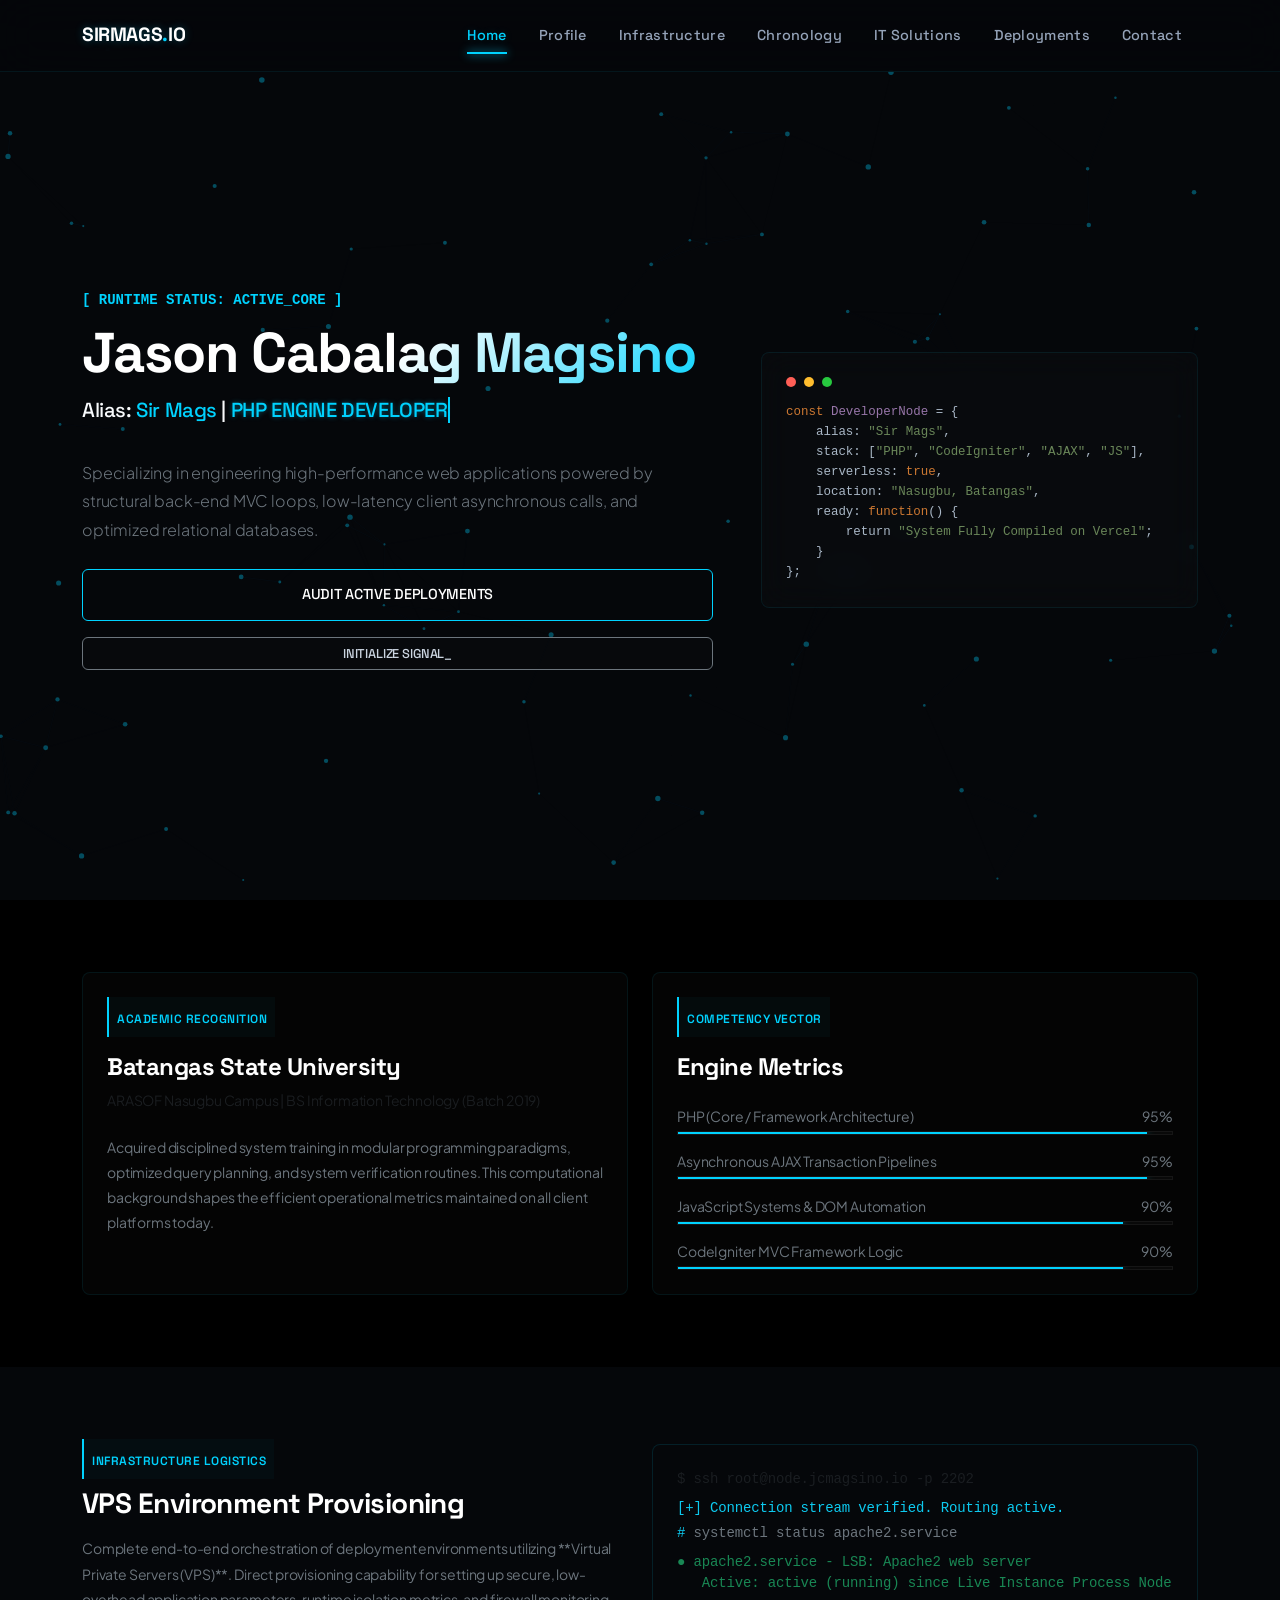
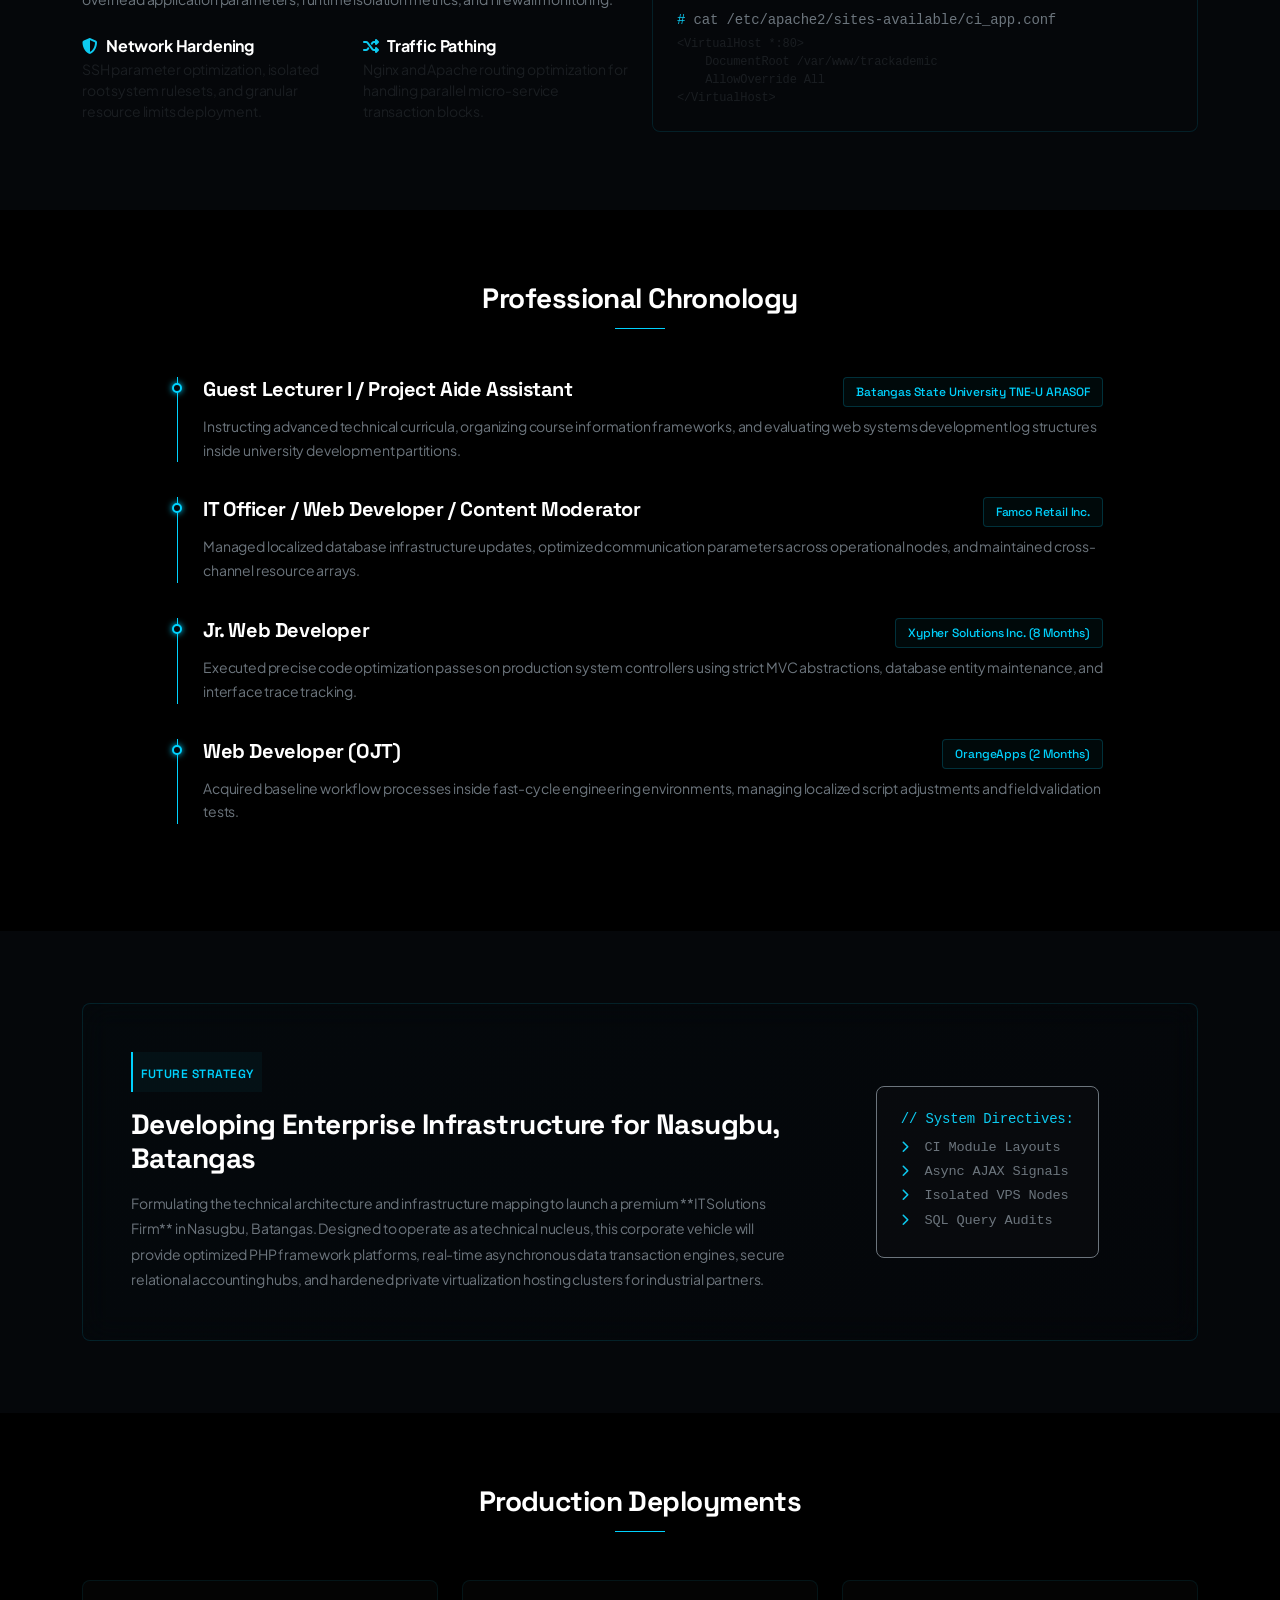
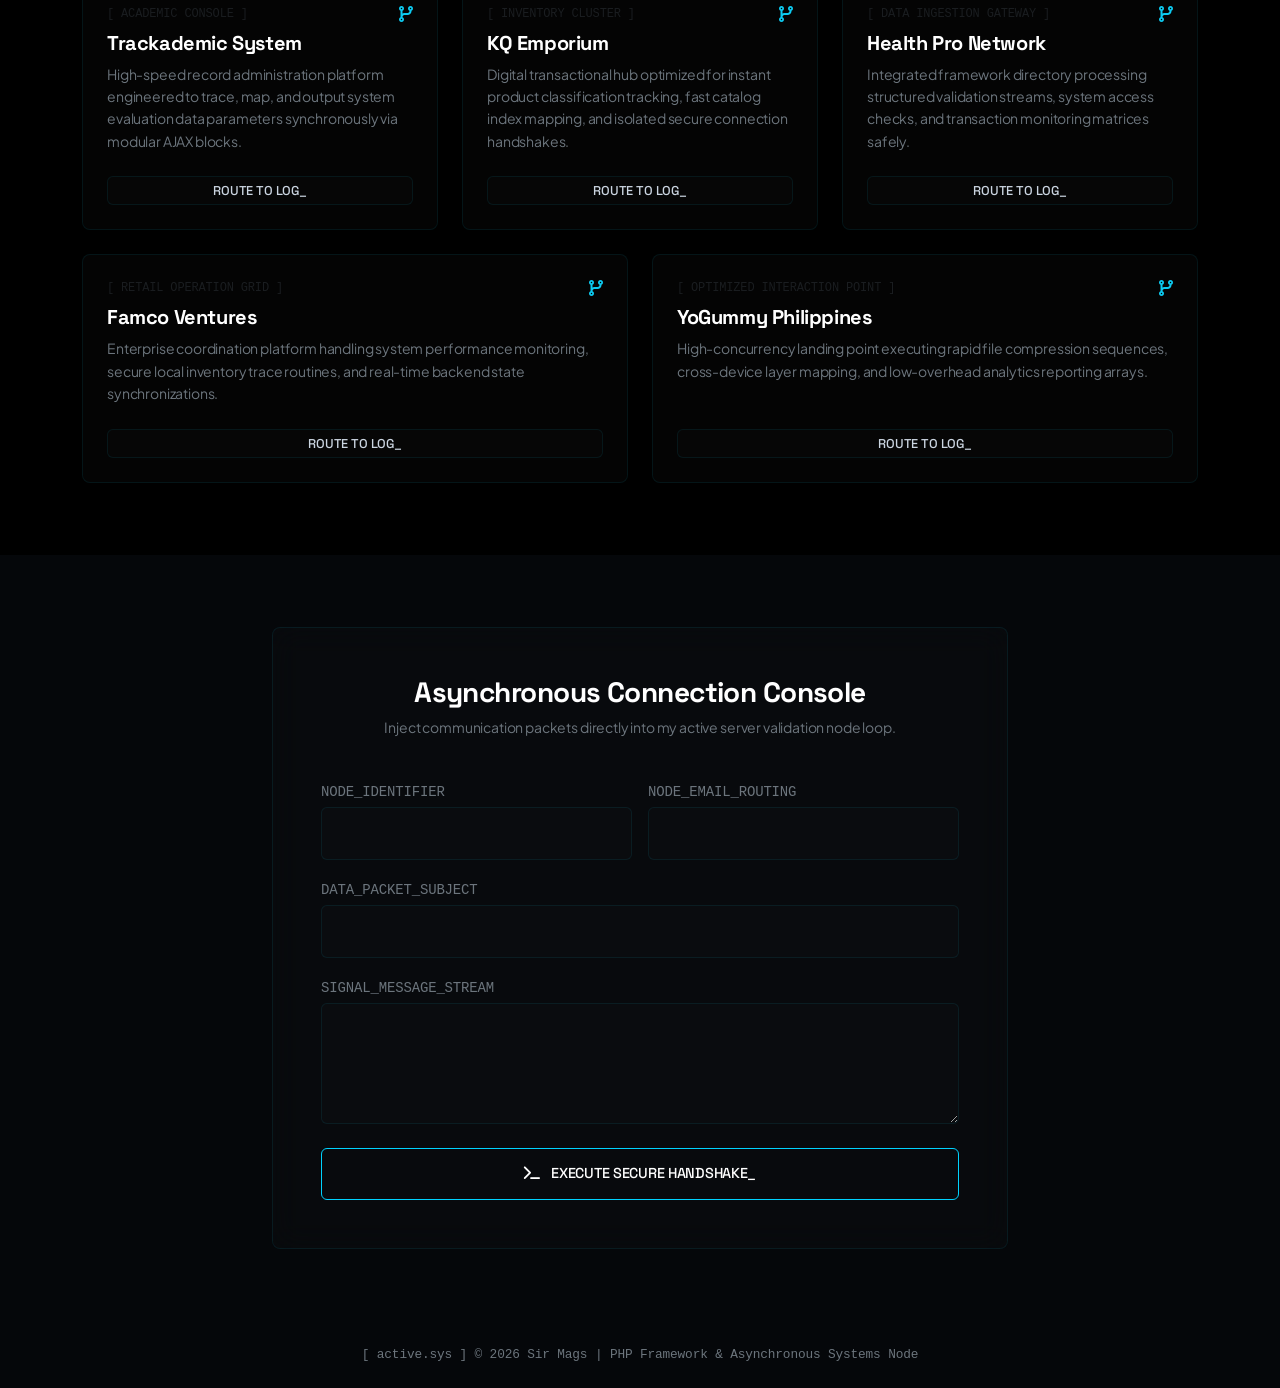
<file: sirmags.html>
<!DOCTYPE html>
<html lang="en">
<head>
    <meta charset="UTF-8">
    <meta name="viewport" content="width=device-width, initial-scale=1.0">
    <title>Sir Mags | Full-Stack Software Engineer & Solutions Architect</title>
    <link href="https://cdn.jsdelivr.net/npm/bootstrap@5.3.2/dist/css/bootstrap.min.css" rel="stylesheet">
    <link rel="stylesheet" href="https://cdnjs.cloudflare.com/ajax/libs/font-awesome/6.4.0/css/all.min.css">
    <link rel="preconnect" href="https://fonts.googleapis.com">
    <link rel="preconnect" href="https://fonts.gstatic.com" crossorigin>
    <link href="https://fonts.googleapis.com/css2?family=Plus+Jakarta+Sans:wght@300;400;500;600;700&family=Space+Grotesk:wght@500;600;700&display=swap" rel="stylesheet">
    
    <style>
        :root {
            --primary-color: #00d2fe;  /* Electric Cyber Blue */
            --accent-color: #0d2b45;   /* Deep Slate Blue */
            --dark-bg: #05070a;        /* Soft Eye-Friendly Dark Navy/Black */
            --card-bg: rgba(255, 255, 255, 0.015);
            --glass-border: rgba(0, 210, 254, 0.08);
            --neon-glow: rgba(0, 210, 254, 0.15);
        }

        body {
            background-color: var(--dark-bg);
            color: #e2e8f0;
            font-family: 'Plus Jakarta Sans', -apple-system, BlinkMacSystemFont, sans-serif;
            letter-spacing: -0.01em;
            overflow-x: hidden;
            position: relative;
        }

        /* Sophisticated Tech Headings using Space Grotesk */
        h1, h2, h3, h4, .navbar-brand, .btn-custom, .tech-headline {
            font-family: 'Space Grotesk', sans-serif;
            letter-spacing: -0.02em;
            font-weight: 600;
        }

        .tech-mono {
            font-family: 'Courier New', Courier, monospace;
            letter-spacing: 0px;
        }

        /* Asynchronous Lattice Network Background Canvas */
        #particleCanvas {
            position: fixed;
            top: 0;
            left: 0;
            width: 100%;
            height: 100%;
            z-index: -1;
            pointer-events: all;
        }

        /* Glassmorphic Tactical Navigation Menu */
        .navbar {
            background: rgba(5, 7, 10, 0.85) !important;
            backdrop-filter: blur(20px);
            -webkit-backdrop-filter: blur(20px);
            border-bottom: 1px solid var(--glass-border);
            padding: 16px 0;
        }

        .navbar-brand {
            font-size: 1.2rem;
            font-weight: 700;
            color: #fff !important;
            text-shadow: 0 0 8px rgba(0, 210, 254, 0.3);
        }

        .nav-link {
            font-family: 'Space Grotesk', sans-serif;
            color: #94a3b8 !important;
            font-weight: 500;
            font-size: 0.9rem;
            letter-spacing: 0.3px;
            position: relative;
            transition: all 0.3s ease;
            padding: 6px 16px !important;
        }

        /* Core scroll highlight indicators */
        .nav-link::after {
            content: '';
            position: absolute;
            width: 0;
            height: 2px;
            bottom: -2px;
            left: 16px;
            background-color: var(--primary-color);
            transition: width 0.3s ease;
            box-shadow: 0 0 10px var(--primary-color);
        }

        .nav-link.active::after {
            width: calc(100% - 32px);
        }

        .nav-link:hover, .nav-link.active {
            color: var(--primary-color) !important;
            text-shadow: 0 0 8px var(--neon-glow);
        }

        section {
            scroll-margin-top: 80px;
        }

        /* Hero Subsystem Architecture */
        .hero-section {
            padding: 160px 0 100px 0;
            min-height: 100vh;
            display: flex;
            align-items: center;
        }

        .terminal-wrapper {
            font-size: calc(0.95rem + 0.4vw);
            color: #f8fafc;
            min-height: 40px;
            font-weight: 500;
        }

        .terminal-text {
            border-right: 2px solid var(--primary-color);
            white-space: pre-wrap;
            color: var(--primary-color);
            text-shadow: 0 0 5px rgba(0, 210, 254, 0.4);
            animation: cursorBlink 0.8s step-end infinite;
        }

        @keyframes cursorBlink {
            from, to { border-color: transparent }
            50% { border-color: var(--primary-color); }
        }

        /* Cyber Glass Cards */
        .glass-card {
            background: var(--card-bg);
            backdrop-filter: blur(15px);
            -webkit-backdrop-filter: blur(15px);
            border: 1px solid var(--glass-border);
            border-radius: 8px;
            transition: all 0.4s cubic-bezier(0.165, 0.84, 0.44, 1);
        }

        .glass-card:hover {
            transform: translateY(-4px);
            border-color: var(--primary-color);
            box-shadow: 0 10px 30px rgba(0, 210, 254, 0.08);
        }

        .text-gradient {
            background: linear-gradient(135deg, #ffffff 50%, var(--primary-color));
            -webkit-background-clip: text;
            -webkit-text-fill-color: transparent;
        }

        /* Matrix Capability Badges */
        .tech-badge {
            background: rgba(0, 210, 254, 0.02);
            color: #cbd5e1;
            border: 1px solid rgba(0, 210, 254, 0.15);
            padding: 6px 14px;
            border-radius: 4px;
            font-size: 0.85rem;
            font-weight: 500;
            display: inline-block;
            margin: 4px;
        }

        .tech-badge.primary-stack {
            background: rgba(0, 210, 254, 0.06);
            border-color: var(--primary-color);
            color: var(--primary-color);
            font-weight: 600;
            box-shadow: 0 0 5px rgba(0, 210, 254, 0.1);
        }

        .work-badge {
            font-family: 'Space Grotesk', sans-serif;
            background: rgba(0, 210, 254, 0.04);
            color: var(--primary-color);
            border: 1px solid rgba(0, 210, 254, 0.2);
            padding: 5px 12px;
            border-radius: 4px;
            font-size: 0.75rem;
            font-weight: 500;
        }

        /* Industrial Inputs */
        .form-control {
            background: rgba(255, 255, 255, 0.01);
            border: 1px solid var(--glass-border);
            color: #ffffff;
            padding: 14px;
            border-radius: 6px;
            font-size: 0.95rem;
        }

        .form-control:focus {
            background: rgba(255, 255, 255, 0.03);
            border-color: var(--primary-color);
            color: #ffffff;
            box-shadow: 0 0 15px rgba(0, 210, 254, 0.15);
        }

        /* Tactical Action Buttons */
        .btn-custom {
            background: transparent;
            color: #ffffff;
            border: 1px solid var(--primary-color);
            padding: 14px 32px;
            border-radius: 6px;
            font-weight: 500;
            font-size: 0.9rem;
            transition: all 0.4s ease;
        }

        .btn-custom:hover {
            background: var(--primary-color);
            color: #05070a;
            box-shadow: 0 0 20px var(--primary-color);
        }

        .btn-work {
            font-family: 'Space Grotesk', sans-serif;
            border: 1px solid var(--glass-border);
            color: #cbd5e1;
            background: rgba(255, 255, 255, 0.01);
            font-size: 0.8rem;
            font-weight: 500;
            transition: all 0.3s ease;
            border-radius: 6px;
        }

        .btn-work:hover {
            background: rgba(0, 210, 254, 0.05);
            color: var(--primary-color) !important;
            border-color: var(--primary-color);
        }

        /* Processing Metrics Layout bars */
        .progress {
            background-color: rgba(255, 255, 255, 0.02);
            border: 1px solid rgba(255, 255, 255, 0.05);
            height: 4px;
            border-radius: 0px;
        }
        .progress-bar {
            background: var(--primary-color);
            box-shadow: 0 0 8px var(--primary-color);
        }

        /* System Timeline Mapping */
        .timeline-item {
            position: relative;
            border-left: 1px solid var(--primary-color);
            padding-left: 25px;
            margin-bottom: 35px;
        }

        .timeline-item::before {
            content: '';
            position: absolute;
            width: 10px;
            height: 10px;
            background: var(--dark-bg);
            border: 2px solid var(--primary-color);
            border-radius: 50%;
            left: -6px;
            top: 6px;
            box-shadow: 0 0 6px var(--primary-color);
        }

        /* On-Scroll Trigger Animations */
        .reveal-element {
            opacity: 0;
            transform: translateY(25px);
            transition: opacity 0.7s cubic-bezier(0.215, 0.610, 0.355, 1), transform 0.7s cubic-bezier(0.215, 0.610, 0.355, 1);
        }

        .reveal-element.active {
            opacity: 1;
            transform: translateY(0);
        }

        @media (max-width: 991.98px) {
            .hero-section {
                padding: 130px 0 60px 0;
                text-align: center;
            }
            .hero-buttons {
                justify-content: center;
            }
            .navbar-collapse {
                background: rgba(5, 7, 10, 0.98);
                margin-top: 12px;
                padding: 20px;
                border-radius: 6px;
                border: 1px solid var(--glass-border);
            }
        }
    </style>
</head>
<body>

    <canvas id="particleCanvas"></canvas>

    <nav class="navbar navbar-expand-lg navbar-dark fixed-top">
        <div class="container">
            <a class="navbar-brand fw-bold" href="#home">SIRMAGS<span style="color: var(--primary-color);">.</span>IO</a>
            <button class="navbar-toggler border-secondary" type="button" data-bs-toggle="collapse" data-bs-target="#navbarNav">
                <span class="navbar-toggler-icon"></span>
            </button>
            <div class="collapse navbar-collapse" id="navbarNav">
                <ul class="navbar-nav ms-auto text-center" id="navContainer">
                    <li class="nav-item"><a class="nav-link active" href="#home">Home</a></li>
                    <li class="nav-item"><a class="nav-link" href="#profile">Profile</a></li>
                    <li class="nav-item"><a class="nav-link" href="#infrastructure">Infrastructure</a></li>
                    <li class="nav-item"><a class="nav-link" href="#experience">Chronology</a></li>
                    <li class="nav-item"><a class="nav-link" href="#solutions">IT Solutions</a></li>
                    <li class="nav-item"><a class="nav-link" href="#works">Deployments</a></li>
                    <li class="nav-item"><a class="nav-link" href="#contact">Contact</a></li>
                </ul>
            </div>
        </div>
    </nav>

    <section id="home" class="hero-section">
        <div class="container">
            <div class="row align-items-center g-5">
                <div class="col-lg-7 text-center text-lg-start">
                    <span class="text-uppercase tracking-widest d-block mb-2 small fw-bold tech-mono" style="color: var(--primary-color);">[ RUNTIME STATUS: ACTIVE_CORE ]</span>
                    <h1 class="display-4 fw-bold text-gradient mb-2">Jason Cabalag Magsino</h1>
                    <div class="terminal-wrapper mb-4 tech-headline">
                        Alias: <span style="color: var(--primary-color);">Sir Mags</span> | <span class="terminal-text" id="typewriter"></span>
                    </div>
                    <p class="lead text-secondary mb-4 fs-6 px-1 px-lg-0" style="max-width: 640px; margin: 0 auto; margin-left: unset; line-height: 1.8;">Specializing in engineering high-performance web applications powered by structural back-end MVC loops, low-latency client asynchronous calls, and optimized relational databases.</p>
                    <div class="d-flex gap-3 flex-wrap hero-buttons mt-4">
                        <a href="#works" class="btn btn-custom w-100 w-sm-auto">AUDIT ACTIVE DEPLOYMENTS</a>
                        <a href="#contact" class="btn btn-outline-light px-4 border-secondary btn-work w-100 w-sm-auto">INITIALIZE SIGNAL_</a>
                    </div>
                </div>
                <div class="col-lg-5 d-none d-lg-block">
                    <div class="p-4 glass-card">
                        <div class="d-flex gap-2 mb-3">
                            <span style="width:10px;height:10px;background:#ff5f56;border-radius:50%"></span>
                            <span style="width:10px;height:10px;background:#ffbd2e;border-radius:50%"></span>
                            <span style="width:10px;height:10px;background:#27c93f;border-radius:50%"></span>
                        </div>
                        <pre class="m-0 tech-mono" style="color: #a9b7c6; font-size: 0.78rem; overflow-x: auto; line-height: 1.6;">
<code><span style="color: #cc7832">const</span> <span style="color: #9876aa">DeveloperNode</span> = {
    alias: <span style="color: #6a8759">"Sir Mags"</span>,
    stack: [<span style="color: #6a8759">"PHP"</span>, <span style="color: #6a8759">"CodeIgniter"</span>, <span style="color: #6a8759">"AJAX"</span>, <span style="color: #6a8759">"JS"</span>],
    serverless: <span style="color: #cc7832">true</span>,
    location: <span style="color: #6a8759">"Nasugbu, Batangas"</span>,
    ready: <span style="color: #cc7832">function</span>() {
        return <span style="color: #6a8759">"System Fully Compiled on Vercel"</span>;
    }
};</code></pre>
                    </div>
                </div>
            </div>
        </div>
    </section>

    <section id="profile" class="py-5 bg-black bg-opacity-30 reveal-element">
        <div class="container py-4">
            <div class="row g-4">
                <div class="col-lg-6">
                    <div class="p-4 glass-card h-100">
                        <div class="p-2 d-inline-block mb-3" style="background: rgba(0, 210, 254, 0.03); border-left: 2px solid var(--primary-color);">
                            <span class="tech-headline" style="color: var(--primary-color); font-size: 0.75rem; font-weight: 600; letter-spacing: 0.5px;">ACADEMIC RECOGNITION</span>
                        </div>
                        <h3 class="text-white fw-bold mb-2 fs-4">Batangas State University</h3>
                        <p class="text-muted small mb-4">ARASOF Nasugbu Campus | BS Information Technology (Batch 2019)</p>
                        <p class="text-secondary small mb-0" style="line-height: 1.8;">Acquired disciplined system training in modular programming paradigms, optimized query planning, and system verification routines. This computational background shapes the efficient operational metrics maintained on all client platforms today.</p>
                    </div>
                </div>
                <div class="col-lg-6">
                    <div class="p-4 glass-card h-100">
                        <div class="p-2 d-inline-block mb-3" style="background: rgba(0, 210, 254, 0.03); border-left: 2px solid var(--primary-color);">
                            <span class="tech-headline" style="color: var(--primary-color); font-size: 0.75rem; font-weight: 600; letter-spacing: 0.5px;">COMPETENCY VECTOR</span>
                        </div>
                        <h3 class="text-white fw-bold mb-4 fs-4">Engine Metrics</h3>
                        
                        <div class="mb-3">
                            <div class="d-flex justify-content-between text-secondary small mb-1"><span>PHP (Core / Framework Architecture)</span><span>95%</span></div>
                            <div class="progress"><div class="progress-bar" role="progressbar" style="width: 95%"></div></div>
                        </div>
                        <div class="mb-3">
                            <div class="d-flex justify-content-between text-secondary small mb-1"><span>Asynchronous AJAX Transaction Pipelines</span><span>95%</span></div>
                            <div class="progress"><div class="progress-bar" role="progressbar" style="width: 95%"></div></div>
                        </div>
                        <div class="mb-3">
                            <div class="d-flex justify-content-between text-secondary small mb-1"><span>JavaScript Systems & DOM Automation</span><span>90%</span></div>
                            <div class="progress"><div class="progress-bar" role="progressbar" style="width: 90%"></div></div>
                        </div>
                        <div>
                            <div class="d-flex justify-content-between text-secondary small mb-1"><span>CodeIgniter MVC Framework Logic</span><span>90%</span></div>
                            <div class="progress"><div class="progress-bar" role="progressbar" style="width: 90%"></div></div>
                        </div>
                    </div>
                </div>
            </div>
        </div>
    </section>

    <section id="infrastructure" class="py-5 reveal-element">
        <div class="container py-4">
            <div class="row g-4 align-items-center">
                <div class="col-lg-6">
                    <div class="p-2 d-inline-block mb-2" style="background: rgba(0, 210, 254, 0.03); border-left: 2px solid var(--primary-color);">
                        <span class="tech-headline" style="color: var(--primary-color); font-size: 0.75rem; font-weight: 600; letter-spacing: 0.5px;">INFRASTRUCTURE LOGISTICS</span>
                    </div>
                    <h2 class="fw-bold text-white mb-3 fs-3">VPS Environment Provisioning</h2>
                    <p class="text-secondary small mb-4" style="line-height: 1.8;">Complete end-to-end orchestration of deployment environments utilizing **Virtual Private Servers (VPS)**. Direct provisioning capability for setting up secure, low-overhead application parameters, runtime isolation metrics, and firewall monitoring.</p>
                    <div class="row g-3">
                        <div class="col-sm-6">
                            <h5 class="text-white fs-6 mb-1 fw-bold"><i class="fa-solid fa-shield-halved text-info me-2"></i>Network Hardening</h5>
                            <p class="text-muted small">SSH parameter optimization, isolated root system rulesets, and granular resource limits deployment.</p>
                        </div>
                        <div class="col-sm-6">
                            <h5 class="text-white fs-6 mb-1 fw-bold"><i class="fa-solid fa-shuffle text-info me-2"></i>Traffic Pathing</h5>
                            <p class="text-muted small">Nginx and Apache routing optimization for handling parallel micro-service transaction blocks.</p>
                        </div>
                    </div>
                </div>
                <div class="col-lg-6">
                    <div class="p-4 glass-card font-monospace" style="background: #05070a; border-color: rgba(0, 210, 254, 0.12);">
                        <div class="text-muted small mb-2">$ ssh root@node.jcmagsino.io -p 2202</div>
                        <div class="text-info small mb-1">[+] Connection stream verified. Routing active.</div>
                        <div class="text-secondary small mb-2"><span class="text-info">#</span> systemctl status apache2.service</div>
                        <div class="text-success small mb-3">● apache2.service - LSB: Apache2 web server<br>&nbsp;&nbsp;&nbsp;Active: active (running) since Live Instance Process Node</div>
                        <div class="text-secondary small mb-1"><span class="text-info">#</span> cat /etc/apache2/sites-available/ci_app.conf</div>
                        <div class="text-muted small" style="font-size:0.75rem;">&lt;VirtualHost *:80&gt;<br>&nbsp;&nbsp;&nbsp;&nbsp;DocumentRoot /var/www/trackademic<br>&nbsp;&nbsp;&nbsp;&nbsp;AllowOverride All<br>&lt;/VirtualHost&gt;</div>
                    </div>
                </div>
            </div>
        </div>
    </section>

    <section id="experience" class="py-5 bg-black bg-opacity-20 reveal-element">
        <div class="container py-4">
            <div class="text-center mb-5">
                <h2 class="fw-bold text-white fs-3">Professional Chronology</h2>
                <div style="width: 50px; height: 1px; background: var(--primary-color); margin: 12px auto;"></div>
            </div>
            <div class="row justify-content-center timeline-container">
                <div class="col-xl-10 col-12">
                    
                    <div class="timeline-item">
                        <div class="d-flex justify-content-between align-items-start flex-wrap gap-2 mb-2">
                            <h4 class="text-white mb-0 fs-5 fw-bold">Guest Lecturer I / Project Aide Assistant</h4>
                            <span class="work-badge">Batangas State University TNE-U ARASOF</span>
                        </div>
                        <p class="text-secondary small mt-1" style="line-height: 1.7;">Instructing advanced technical curricula, organizing course information frameworks, and evaluating web systems development log structures inside university development partitions.</p>
                    </div>

                    <div class="timeline-item">
                        <div class="d-flex justify-content-between align-items-start flex-wrap gap-2 mb-2">
                            <h4 class="text-white mb-0 fs-5 fw-bold">IT Officer / Web Developer / Content Moderator</h4>
                            <span class="work-badge">Famco Retail Inc.</span>
                        </div>
                        <p class="text-secondary small mt-1" style="line-height: 1.7;">Managed localized database infrastructure updates, optimized communication parameters across operational nodes, and maintained cross-channel resource arrays.</p>
                    </div>

                    <div class="timeline-item">
                        <div class="d-flex justify-content-between align-items-start flex-wrap gap-2 mb-2">
                            <h4 class="text-white mb-0 fs-5 fw-bold">Jr. Web Developer</h4>
                            <span class="work-badge">Xypher Solutions Inc. (8 Months)</span>
                        </div>
                        <p class="text-secondary small mt-1" style="line-height: 1.7;">Executed precise code optimization passes on production system controllers using strict MVC abstractions, database entity maintenance, and interface trace tracking.</p>
                    </div>

                    <div class="timeline-item">
                        <div class="d-flex justify-content-between align-items-start flex-wrap gap-2 mb-2">
                            <h4 class="text-white mb-0 fs-5 fw-bold">Web Developer (OJT)</h4>
                            <span class="work-badge">OrangeApps (2 Months)</span>
                        </div>
                        <p class="text-secondary small mt-1" style="line-height: 1.7;">Acquired baseline workflow processes inside fast-cycle engineering environments, managing localized script adjustments and field validation tests.</p>
                    </div>

                </div>
            </div>
        </div>
    </section>

    <section id="solutions" class="py-5 reveal-element">
        <div class="container py-4">
            <div class="p-5 glass-card" style="background: linear-gradient(135deg, rgba(0, 210, 254, 0.01), rgba(13, 43, 69, 0.01)); border-color: rgba(0, 210, 254, 0.12);">
                <div class="row align-items-center g-4">
                    <div class="col-lg-8">
                        <div class="p-2 d-inline-block mb-3" style="background: rgba(0, 210, 254, 0.04); border-left: 2px solid var(--primary-color);">
                            <span class="tech-headline" style="color: var(--primary-color); font-size: 0.75rem; font-weight: 600; letter-spacing: 0.5px;">FUTURE STRATEGY</span>
                        </div>
                        <h2 class="text-white fw-bold mb-3 fs-3">Developing Enterprise Infrastructure for Nasugbu, Batangas</h2>
                        <p class="text-secondary small mb-0" style="line-height: 1.8;">Formulating the technical architecture and infrastructure mapping to launch a premium **IT Solutions Firm** in Nasugbu, Batangas. Designed to operate as a technical nucleus, this corporate vehicle will provide optimized PHP framework platforms, real-time asynchronous data transaction engines, secure relational accounting hubs, and hardened private virtualization hosting clusters for industrial partners.</p>
                    </div>
                    <div class="col-lg-4 text-center">
                        <div class="p-4 d-inline-block glass-card border-secondary text-start" style="max-width: 290px;">
                            <h6 class="text-info font-monospace small mb-2">// System Directives:</h6>
                            <ul class="list-unstyled text-secondary small mb-0 font-monospace" style="line-height: 1.8; font-size: 0.85rem;">
                                <li><i class="fa-solid fa-chevron-right text-info me-2" style="font-size:0.75rem;"></i> CI Module Layouts</li>
                                <li><i class="fa-solid fa-chevron-right text-info me-2" style="font-size:0.75rem;"></i> Async AJAX Signals</li>
                                <li><i class="fa-solid fa-chevron-right text-info me-2" style="font-size:0.75rem;"></i> Isolated VPS Nodes</li>
                                <li><i class="fa-solid fa-chevron-right text-info me-2" style="font-size:0.75rem;"></i> SQL Query Audits</li>
                            </ul>
                        </div>
                    </div>
                </div>
            </div>
        </div>
    </section>

    <section id="works" class="py-5 bg-black bg-opacity-20 reveal-element">
        <div class="container py-4">
            <div class="text-center mb-5">
                <h2 class="fw-bold text-white fs-3">Production Deployments</h2>
                <div style="width: 50px; height: 1px; background: var(--primary-color); margin: 12px auto;"></div>
            </div>
            <div class="row g-4">
                <div class="col-12 col-md-6 col-lg-4">
                    <div class="card glass-card h-100 p-4 d-flex flex-column justify-content-between">
                        <div>
                            <div class="d-flex justify-content-between align-items-center mb-2">
                                <span class="text-muted small font-monospace" style="font-size:0.75rem;">[ ACADEMIC CONSOLE ]</span>
                                <i class="fa-solid fa-code-branch text-info"></i>
                            </div>
                            <h4 class="text-white fs-5 fw-bold">Trackademic System</h4>
                            <p class="text-secondary small mb-0" style="line-height: 1.6;">High-speed record administration platform engineered to trace, map, and output system evaluation data parameters synchronously via modular AJAX blocks.</p>
                        </div>
                        <a href="http://trackademic.site" target="_blank" class="btn btn-work btn-sm w-100 mt-4">ROUTE TO LOG_</a>
                    </div>
                </div>
                <div class="col-12 col-md-6 col-lg-4">
                    <div class="card glass-card h-100 p-4 d-flex flex-column justify-content-between">
                        <div>
                            <div class="d-flex justify-content-between align-items-center mb-2">
                                <span class="text-muted small font-monospace" style="font-size:0.75rem;">[ INVENTORY CLUSTER ]</span>
                                <i class="fa-solid fa-code-branch text-info"></i>
                            </div>
                            <h4 class="text-white fs-5 fw-bold">KQ Emporium</h4>
                            <p class="text-secondary small mb-0" style="line-height: 1.6;">Digital transactional hub optimized for instant product classification tracking, fast catalog index mapping, and isolated secure connection handshakes.</p>
                        </div>
                        <a href="http://kqemporium.com" target="_blank" class="btn btn-work btn-sm w-100 mt-4">ROUTE TO LOG_</a>
                    </div>
                </div>
                <div class="col-12 col-md-6 col-lg-4">
                    <div class="card glass-card h-100 p-4 d-flex flex-column justify-content-between">
                        <div>
                            <div class="d-flex justify-content-between align-items-center mb-2">
                                <span class="text-muted small font-monospace" style="font-size:0.75rem;">[ DATA INGESTION GATEWAY ]</span>
                                <i class="fa-solid fa-code-branch text-info"></i>
                            </div>
                            <h4 class="text-white fs-5 fw-bold">Health Pro Network</h4>
                            <p class="text-secondary small mb-0" style="line-height: 1.6;">Integrated framework directory processing structured validation streams, system access checks, and transaction monitoring matrices safely.</p>
                        </div>
                        <a href="https://healthpronetwork.com/" target="_blank" class="btn btn-work btn-sm w-100 mt-4">ROUTE TO LOG_</a>
                    </div>
                </div>
                <div class="col-12 col-md-6">
                    <div class="card glass-card p-4 h-100 d-flex flex-column justify-content-between">
                        <div>
                            <div class="d-flex justify-content-between align-items-center mb-2">
                                <span class="text-muted small font-monospace" style="font-size:0.75rem;">[ RETAIL OPERATION GRID ]</span>
                                <i class="fa-solid fa-code-branch text-info"></i>
                            </div>
                            <h4 class="text-white fs-5 fw-bold">Famco Ventures</h4>
                            <p class="text-secondary small mb-0" style="line-height: 1.6;">Enterprise coordination platform handling system performance monitoring, secure local inventory trace routines, and real-time backend state synchronizations.</p>
                        </div>
                        <a href="http://famcoventures.com" target="_blank" class="btn btn-work btn-sm w-100 mt-4">ROUTE TO LOG_</a>
                    </div>
                </div>
                <div class="col-12 col-md-6">
                    <div class="card glass-card p-4 h-100 d-flex flex-column justify-content-between">
                        <div>
                            <div class="d-flex justify-content-between align-items-center mb-2">
                                <span class="text-muted small font-monospace" style="font-size:0.75rem;">[ OPTIMIZED INTERACTION POINT ]</span>
                                <i class="fa-solid fa-code-branch text-info"></i>
                            </div>
                            <h4 class="text-white fs-5 fw-bold">YoGummy Philippines</h4>
                            <p class="text-secondary small mb-0" style="line-height: 1.6;">High-concurrency landing point executing rapid file compression sequences, cross-device layer mapping, and low-overhead analytics reporting arrays.</p>
                        </div>
                        <a href="http://yogummy.ph" target="_blank" class="btn btn-work btn-sm w-100 mt-4">ROUTE TO LOG_</a>
                    </div>
                </div>
            </div>
        </div>
    </section>

    <section id="contact" class="py-5 reveal-element">
        <div class="container py-4">
            <div class="row justify-content-center">
                <div class="col-12 col-lg-8">
                    <div class="card glass-card p-4 p-sm-5">
                        <div class="text-center mb-4">
                            <h2 class="fw-bold text-white fs-3">Asynchronous Connection Console</h2>
                            <p class="text-secondary small">Inject communication packets directly into my active server validation node loop.</p>
                        </div>
                        
                        <div id="form-alert" class="alert d-none small font-monospace" role="alert"></div>

                        <form id="contactForm" novalidate>
                            <div class="row g-3">
                                <div class="col-12 col-md-6">
                                    <label class="text-secondary small mb-1 font-monospace">NODE_IDENTIFIER</label>
                                    <input type="text" class="form-control" id="name" name="name" required>
                                </div>
                                <div class="col-12 col-md-6">
                                    <label class="text-secondary small mb-1 font-monospace">NODE_EMAIL_ROUTING</label>
                                    <input type="email" class="form-control" id="email" name="email" required>
                                </div>
                                <div class="col-12">
                                    <label class="text-secondary small mb-1 font-monospace">DATA_PACKET_SUBJECT</label>
                                    <input type="text" class="form-control" id="subject" name="subject" required>
                                </div>
                                <div class="col-12">
                                    <label class="text-secondary small mb-1 font-monospace">SIGNAL_MESSAGE_STREAM</label>
                                    <textarea class="form-control" id="message" name="message" rows="4" required></textarea>
                                </div>
                                <div class="col-12 text-end mt-4">
                                    <button type="submit" class="btn btn-custom w-100" id="btnSubmit">
                                        <i class="fa-solid fa-terminal me-2"></i> EXECUTE SECURE HANDSHAKE_
                                    </button>
                                </div>
                            </div>
                        </form>
                    </div>
                </div>
            </div>
        </div>
    </section>

    <footer class="py-4 text-center text-secondary small">
        <div class="container">
            <p class="m-0 text-wrap font-monospace px-2" style="font-size:0.8rem;">[ active.sys ] &copy; 2026 Sir Mags | PHP Framework & Asynchronous Systems Node</p>
        </div>
    </footer>

    <script src="https://code.jquery.com/jquery-3.6.4.min.js"></script>
    <script src="https://cdn.jsdelivr.net/npm/bootstrap@5.3.2/dist/js/bootstrap.bundle.min.js"></script>

    <script>
        // 1. CYBER BLUE MATRIX LATTICE CANVAS ENGINE
        const canvas = document.getElementById('particleCanvas');
        const ctx = canvas.getContext('2d');
        let particles = [];
        const mouse = { x: null, y: null, radius: 110 };

        function initCanvas() {
            canvas.width = window.innerWidth;
            canvas.height = window.innerHeight;
            let densityFactor = canvas.width < 768 ? 35 : 85;
            particles = [];
            for (let i = 0; i < densityFactor; i++) particles.push(new Particle());
        }
        
        class Particle {
            constructor() {
                this.x = Math.random() * canvas.width;
                this.y = Math.random() * canvas.height;
                this.vx = (Math.random() - 0.5) * 0.45;
                this.vy = (Math.random() - 0.5) * 0.45;
                this.radius = Math.random() * 1.8 + 1;
            }
            update() {
                this.x += this.vx;
                this.y += this.vy;
                if (this.x < 0 || this.x > canvas.width) this.vx *= -1;
                if (this.y < 0 || this.y > canvas.height) this.vy *= -1;

                if (mouse.x != null && mouse.y != null) {
                    let dx = this.x - mouse.x;
                    let dy = this.y - mouse.y;
                    let dist = Math.sqrt(dx*dx + dy*dy);
                    if (dist < mouse.radius) {
                        let force = (mouse.radius - dist) / mouse.radius;
                        this.x += (dx / dist) * force * 1.8;
                        this.y += (dy / dist) * force * 1.8;
                    }
                }
            }
            draw() {
                ctx.beginPath();
                ctx.arc(this.x, this.y, this.radius, 0, Math.PI * 2);
                ctx.fillStyle = 'rgba(0, 210, 254, 0.35)';
                ctx.fill();
            }
        }

        initCanvas();
        window.addEventListener('resize', initCanvas);
        window.addEventListener('mousemove', (e) => { mouse.x = e.clientX; mouse.y = e.clientY; });
        window.addEventListener('touchmove', (e) => { if(e.touches.length > 0) { mouse.x = e.touches[0].clientX; mouse.y = e.touches[0].clientY; } });
        window.addEventListener('touchend', () => { mouse.x = null; mouse.y = null; });

        function animateParticles() {
            ctx.clearRect(0, 0, canvas.width, canvas.height);
            particles.forEach(p => { p.update(); p.draw(); });
            
            let maxDistance = canvas.width < 768 ? 80 : 110;
            for (let a = 0; a < particles.length; a++) {
                for (let b = a + 1; b < particles.length; b++) {
                    let dx = particles[a].x - particles[b].x;
                    let dy = particles[a].y - particles[b].y;
                    let dist = Math.sqrt(dx*dx + dy*dy);
                    if (dist < maxDistance) {
                        let alpha = (maxDistance - dist) / maxDistance * 0.15;
                        ctx.strokeStyle = `rgba(13, 43, 69, ${alpha})`;
                        ctx.lineWidth = 1;
                        ctx.beginPath();
                        ctx.moveTo(particles[a].x, particles[a].y);
                        ctx.lineTo(particles[b].x, particles[b].y);
                        ctx.stroke();
                    }
                }
            }
            requestAnimationFrame(animateParticles);
        }
        animateParticles();

        // 2. STACK-SPECIFIC CONSOLE TYPEWRITER ENGINE
        const concepts = ["PHP ENGINE DEVELOPER.", "CODEIGNITER SYSTEMS ARCHITECT.", "AJAX LOW-LATENCY SPECIALIST.", "JAVASCRIPT DOM AUTOMATOR."];
        let wordIdx = 0, charIdx = 0, isDeleting = false;
        const targetElement = document.getElementById("typewriter");

        function executionTypeLoop() {
            let activeString = concepts[wordIdx];
            if (isDeleting) {
                targetElement.textContent = activeString.substring(0, charIdx - 1);
                charIdx--;
            } else {
                targetElement.textContent = activeString.substring(0, charIdx + 1);
                charIdx++;
            }

            let computedSpeed = isDeleting ? 30 : 70;
            if (!isDeleting && charIdx === activeString.length) {
                computedSpeed = 2200;
                isDeleting = true;
            } else if (isDeleting && charIdx === 0) {
                isDeleting = false;
                wordIdx = (wordIdx + 1) % concepts.length;
                computedSpeed = 350;
            }
            setTimeout(executionTypeLoop, computedSpeed);
        }
        setTimeout(executionTypeLoop, 500);

        // 3. CORE INTERSECTION ELEMENT REVEAL RECTIFIER
        const contentObserver = new IntersectionObserver((entries) => {
            entries.forEach(e => {
                if(e.isIntersecting) e.target.classList.add('active');
            });
        }, { threshold: 0.05 });
        document.querySelectorAll('.reveal-element').forEach(el => contentObserver.observe(el));

        // 4. LOW-OVERHEAD INTERSECTION SCROLLSPY CORE MODULE
        const sections = document.querySelectorAll("section");
        const navLinks = document.querySelectorAll("#navContainer .nav-link");

        const scrollSpyObserver = new IntersectionObserver((entries) => {
            entries.forEach((entry) => {
                if (entry.isIntersecting) {
                    const activeId = entry.target.getAttribute("id");
                    navLinks.forEach((link) => {
                        link.classList.remove("active");
                        if (link.getAttribute("href") === `#${activeId}`) {
                            link.classList.add("active");
                        }
                    });
                }
            });
        }, { root: null, rootMargin: "-30% 0px -50% 0px", threshold: 0 });

        sections.forEach((section) => scrollSpyObserver.observe(section));

        // 5. SECURE PURE JS / FETCH EMAIL API HANDSHAKE HANDLER (No PHP Required)
        $(document).ready(function() {
            $('.navbar-nav a').on('click', function(){
                if($('.navbar-toggler').is(':visible')) {
                    $('.navbar-collapse').collapse('hide');
                }
            });

            $('#contactForm').on('submit', function(e) {
                e.preventDefault();
                let alertBox = $('#form-alert');
                let name = $('#name').val().trim();
                let email = $('#email').val().trim();
                let subject = $('#subject').val().trim();
                let message = $('#message').val().trim();

                if(!name || !email || !subject || !message) {
                    alertBox.removeClass('d-none alert-success').addClass('alert-danger').text('[-] Exception 0x401: Incomplete parameter mapping headers.');
                    return;
                }

                let btn = $('#btnSubmit');
                btn.prop('disabled', true).html('<i class="fa-solid fa-circle-notch fa-spin me-2"></i> TRANSMITTING THROUGH API CORE...');

                // Form Data Compilation Object
                const formData = {
                    access_key: "YOUR_ACCESS_KEY_HERE", // <-- PALITAN MO ITO NG IYONG WEB3FORMS ACCESS KEY
                    name: name,
                    email: email,
                    subject: "[PORTFOLIO DATA STREAM] - " + subject,
                    message: message
                };

                // Asynchronous Native Fetch API Request Pipeline
                fetch('https://api.web3forms.com/submit', {
                    method: 'POST',
                    headers: {
                        'Content-Type': 'application/json',
                        'Accept': 'application/json'
                    },
                    body: JSON.stringify(formData) // <-- INAYOS DITO: Ginawang uppercase ang JSON object name
                })
                .then(async (response) => {
                    let jsonRes = await response.json();
                    alertBox.removeClass('d-none alert-danger');
                    if (response.status === 200) {
                        alertBox.addClass('alert-success').text('[+] Transaction Verified: Core API data handshake complete. Event dispatches routed.');
                        $('#contactForm')[0].reset();
                    } else {
                        alertBox.addClass('alert-danger').text('[-] Authorization Denied: ' + jsonRes.message);
                    }
                })
                .catch(error => {
                    alertBox.removeClass('d-none alert-success').addClass('alert-danger').text('[-] Socket Fault: API terminal dropped connection stream.');
                })
                .finally(() => {
                    btn.prop('disabled', false).html('<i class="fa-solid fa-terminal me-2"></i> EXECUTE SECURE HANDSHAKE_');
                });
            });
        });
    </script>
</body>
</html>
</file>
